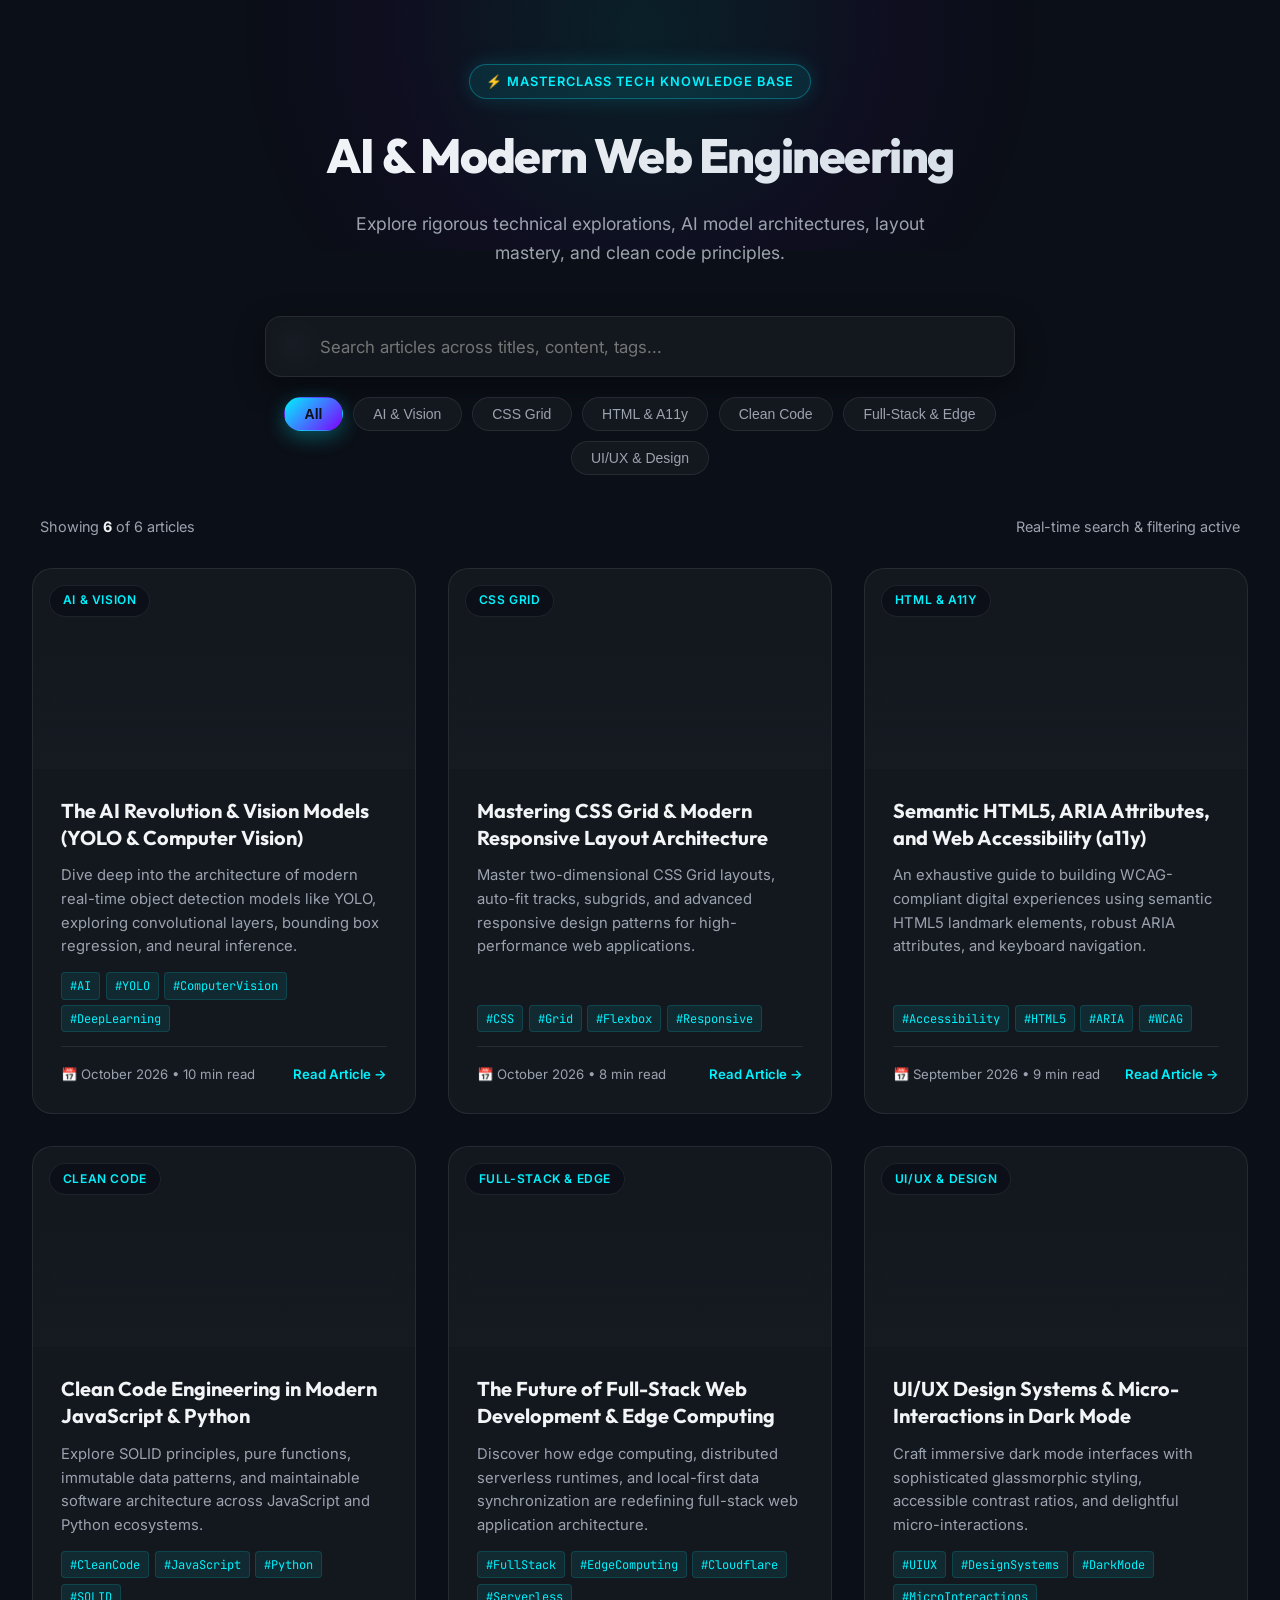
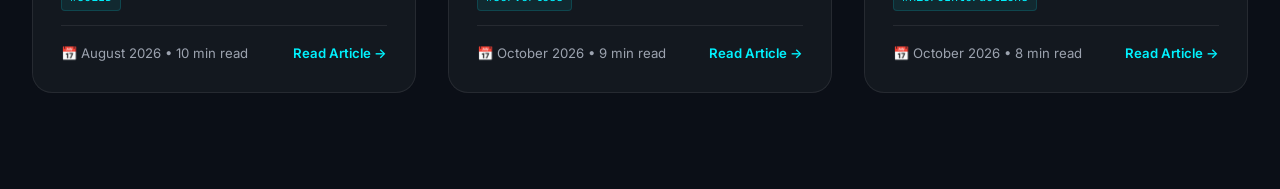
<file: article/ai/index.html>
<!doctype html>
<html lang="en">
  <head>
    <meta charset="UTF-8" />
    <meta name="viewport" content="width=device-width, initial-scale=1.0" />
    <title>Masterclass Technical Knowledge Base & Articles</title>
    <link rel="preconnect" href="https://fonts.googleapis.com" />
    <link rel="preconnect" href="https://fonts.gstatic.com" crossorigin />
    <link
      href="https://fonts.googleapis.com/css2?family=Inter:wght@400;500;600;700&family=Outfit:wght@500;600;700;800&family=JetBrains+Mono:wght@400;500&display=swap"
      rel="stylesheet"
    />
    <style>
      /* ==========================================
           PRINCIPAL ARCHITECT DARK THEME SYSTEM
           ========================================== */
      * {
        margin: 0;
        padding: 0;
        box-sizing: border-box;
      }

      :root {
        --bg-base: #0b0f17;
        --card-bg: rgba(22, 27, 34, 0.85);
        --card-border: rgba(255, 255, 255, 0.08);
        --card-border-hover: rgba(0, 242, 254, 0.45);
        --text-primary: #f3f4f6;
        --text-secondary: #9ca3af;
        --accent-gradient: linear-gradient(135deg, #00f2fe 0%, #7f00ff 100%);
        --accent-glow: rgba(0, 242, 254, 0.25);
        --font-heading: "Outfit", sans-serif;
        --font-body: "Inter", sans-serif;
        --font-mono: "JetBrains Mono", monospace;
      }

      body {
        font-family: var(--font-body);
        background-color: var(--bg-base);
        color: var(--text-primary);
        min-height: 100vh;
        overflow-x: hidden;
        line-height: 1.7;
      }

      /* Ambient Glow Background */
      body::before {
        content: "";
        position: fixed;
        top: -200px;
        left: 50%;
        transform: translateX(-50%);
        width: 900px;
        height: 450px;
        background: radial-gradient(
          circle,
          rgba(0, 242, 254, 0.08) 0%,
          rgba(127, 0, 255, 0.04) 50%,
          transparent 80%
        );
        z-index: 0;
        pointer-events: none;
      }

      .container {
        position: relative;
        z-index: 1;
        max-width: 1280px;
        margin: 0 auto;
        padding: 4rem 2rem 6rem 2rem;
      }

      /* Hero Header */
      .hero {
        text-align: center;
        margin-bottom: 3rem;
      }

      .hero-badge {
        display: inline-flex;
        align-items: center;
        gap: 0.5rem;
        background: rgba(0, 242, 254, 0.1);
        border: 1px solid rgba(0, 242, 254, 0.3);
        color: #00f2fe;
        padding: 0.35rem 1rem;
        border-radius: 50px;
        font-size: 0.8rem;
        font-weight: 600;
        text-transform: uppercase;
        letter-spacing: 0.08em;
        margin-bottom: 1rem;
        box-shadow: 0 0 20px rgba(0, 242, 254, 0.15);
      }

      .hero h1 {
        font-family: var(--font-heading);
        font-size: 3rem;
        font-weight: 800;
        letter-spacing: -0.03em;
        margin-bottom: 0.75rem;
        background: linear-gradient(135deg, #ffffff 0%, #cbd5e1 100%);
        -webkit-background-clip: text;
        -webkit-text-fill-color: transparent;
      }

      .hero p {
        color: var(--text-secondary);
        font-size: 1.1rem;
        max-width: 600px;
        margin: 0 auto;
      }

      /* Search Section */
      .search-section {
        max-width: 750px;
        margin: 0 auto 2.5rem auto;
        display: flex;
        flex-direction: column;
        gap: 1.25rem;
      }

      .search-bar {
        position: relative;
        width: 100%;
      }

      .search-input {
        width: 100%;
        padding: 1.2rem 3rem 1.2rem 3.4rem;
        background: var(--card-bg);
        backdrop-filter: blur(12px);
        -webkit-backdrop-filter: blur(12px);
        border: 1px solid var(--card-border);
        border-radius: 16px;
        font-size: 1.05rem;
        font-family: var(--font-body);
        color: var(--text-primary);
        box-shadow: 0 10px 30px rgba(0, 0, 0, 0.4);
        transition: all 0.3s ease;
      }

      .search-input:focus {
        outline: none;
        border-color: #00f2fe;
        box-shadow:
          0 0 0 4px var(--accent-glow),
          0 15px 35px rgba(0, 0, 0, 0.5);
      }

      .search-icon {
        position: absolute;
        left: 1.25rem;
        top: 50%;
        transform: translateY(-50%);
        font-size: 1.2rem;
        color: var(--text-secondary);
        pointer-events: none;
      }

      /* Filter Pills */
      .filter-container {
        display: flex;
        flex-wrap: wrap;
        gap: 0.65rem;
        justify-content: center;
      }

      .filter-pill {
        background: var(--card-bg);
        backdrop-filter: blur(10px);
        border: 1px solid var(--card-border);
        color: var(--text-secondary);
        padding: 0.5rem 1.2rem;
        border-radius: 50px;
        font-size: 0.875rem;
        font-weight: 500;
        cursor: pointer;
        transition: all 0.25s ease;
      }

      .filter-pill:hover {
        border-color: rgba(255, 255, 255, 0.2);
        color: var(--text-primary);
      }

      .filter-pill.active {
        background: var(--accent-gradient);
        border-color: transparent;
        color: #0b0f17;
        font-weight: 700;
        box-shadow: 0 6px 20px rgba(0, 242, 254, 0.3);
      }

      /* Results Counter */
      .meta-bar {
        display: flex;
        justify-content: space-between;
        align-items: center;
        font-size: 0.9rem;
        color: var(--text-secondary);
        margin-bottom: 1.75rem;
        padding: 0 0.5rem;
      }

      .meta-bar strong {
        color: var(--text-primary);
      }

      /* Article Grid */
      .article-grid {
        display: grid;
        grid-template-columns: repeat(auto-fit, minmax(320px, 1fr));
        gap: 2rem;
      }

      /* Article Card */
      .article-card {
        background: var(--card-bg);
        backdrop-filter: blur(12px);
        -webkit-backdrop-filter: blur(12px);
        border: 1px solid var(--card-border);
        border-radius: 20px;
        overflow: hidden;
        display: flex;
        flex-direction: column;
        cursor: pointer;
        transition: all 0.3s cubic-bezier(0.16, 1, 0.3, 1);
        position: relative;
      }

      .article-card:hover {
        transform: translateY(-6px);
        border-color: var(--card-border-hover);
        box-shadow: 0 20px 40px -10px rgba(0, 242, 254, 0.2);
      }

      .card-img-banner {
        height: 200px;
        background-size: cover;
        background-position: center;
        position: relative;
      }

      .card-img-banner::after {
        content: "";
        position: absolute;
        inset: 0;
        background: linear-gradient(
          to top,
          rgba(22, 27, 34, 0.95) 0%,
          transparent 60%
        );
      }

      .card-category-badge {
        position: absolute;
        top: 1rem;
        left: 1rem;
        z-index: 2;
        background: rgba(11, 15, 23, 0.85);
        backdrop-filter: blur(6px);
        border: 1px solid var(--card-border);
        color: #00f2fe;
        padding: 0.3rem 0.8rem;
        border-radius: 50px;
        font-size: 0.75rem;
        font-weight: 600;
        text-transform: uppercase;
        letter-spacing: 0.05em;
      }

      .card-body {
        padding: 1.75rem;
        display: flex;
        flex-direction: column;
        flex: 1;
        gap: 0.85rem;
      }

      .card-title {
        font-family: var(--font-heading);
        font-size: 1.25rem;
        font-weight: 700;
        color: var(--text-primary);
        line-height: 1.35;
        transition: color 0.2s;
      }

      .article-card:hover .card-title {
        color: #00f2fe;
      }

      .card-excerpt {
        font-size: 0.925rem;
        color: var(--text-secondary);
        line-height: 1.6;
        flex: 1;
      }

      .card-tags {
        display: flex;
        flex-wrap: wrap;
        gap: 0.35rem;
      }

      .tag {
        font-size: 0.75rem;
        font-family: var(--font-mono);
        background: rgba(0, 242, 254, 0.08);
        color: #00f2fe;
        padding: 0.15rem 0.5rem;
        border-radius: 4px;
        border: 1px solid rgba(0, 242, 254, 0.15);
      }

      .card-footer {
        display: flex;
        justify-content: space-between;
        align-items: center;
        padding-top: 1rem;
        border-top: 1px solid var(--card-border);
        font-size: 0.825rem;
        color: var(--text-secondary);
      }

      .read-link {
        font-weight: 600;
        color: #00f2fe;
        display: flex;
        align-items: center;
        gap: 0.25rem;
        transition: gap 0.2s;
      }

      .article-card:hover .read-link {
        gap: 0.5rem;
        color: #7f00ff;
      }

      /* Empty State */
      .empty-state {
        grid-column: 1 / -1;
        background: var(--card-bg);
        border: 1px solid var(--card-border);
        border-radius: 20px;
        padding: 4rem 2rem;
        text-align: center;
        color: var(--text-secondary);
      }

      .empty-state h3 {
        font-family: var(--font-heading);
        font-size: 1.4rem;
        color: var(--text-primary);
        margin-bottom: 0.5rem;
      }

      /* Modal Reader */
      .modal-overlay {
        position: fixed;
        inset: 0;
        background: rgba(7, 9, 14, 0.85);
        backdrop-filter: blur(14px);
        z-index: 1000;
        display: flex;
        justify-content: center;
        align-items: center;
        padding: 2rem;
        opacity: 0;
        pointer-events: none;
        transition: opacity 0.3s ease;
      }

      .modal-overlay.open {
        opacity: 1;
        pointer-events: auto;
      }

      .modal-container {
        background: #121824;
        border: 1px solid rgba(0, 242, 254, 0.35);
        border-radius: 24px;
        width: 100%;
        max-width: 900px;
        max-height: 90vh;
        overflow-y: auto;
        padding: 3rem;
        box-shadow: 0 30px 60px rgba(0, 0, 0, 0.7);
        transform: translateY(20px);
        transition: transform 0.3s cubic-bezier(0.16, 1, 0.3, 1);
        position: relative;
      }

      .modal-overlay.open .modal-container {
        transform: translateY(0);
      }

      .modal-close-btn {
        position: sticky;
        top: 0;
        float: right;
        background: rgba(255, 255, 255, 0.08);
        border: 1px solid var(--card-border);
        color: var(--text-primary);
        width: 40px;
        height: 40px;
        border-radius: 50%;
        font-size: 1.2rem;
        cursor: pointer;
        display: flex;
        align-items: center;
        justify-content: center;
        transition: all 0.2s;
        z-index: 10;
      }

      .modal-close-btn:hover {
        background: var(--accent-gradient);
        border-color: transparent;
        color: #0b0f17;
      }

      .modal-header {
        margin-bottom: 2.25rem;
        padding-bottom: 1.5rem;
        border-bottom: 1px solid var(--card-border);
      }

      .modal-meta {
        display: flex;
        flex-wrap: wrap;
        gap: 1rem;
        align-items: center;
        margin-bottom: 1rem;
        font-size: 0.9rem;
        color: var(--text-secondary);
      }

      .modal-title {
        font-family: var(--font-heading);
        font-size: 2.5rem;
        font-weight: 800;
        color: var(--text-primary);
        line-height: 1.25;
        margin-bottom: 1rem;
      }

      .modal-content {
        font-size: 1.1rem;
        color: #d1d5db;
        line-height: 1.8;
        display: flex;
        flex-direction: column;
        gap: 1.5rem;
      }

      .modal-content h2 {
        font-family: var(--font-heading);
        font-size: 1.75rem;
        color: var(--text-primary);
        margin-top: 1.25rem;
        border-bottom: 1px solid var(--card-border);
        padding-bottom: 0.4rem;
      }

      .modal-content h3 {
        font-family: var(--font-heading);
        font-size: 1.35rem;
        color: var(--text-primary);
        margin-top: 0.75rem;
      }

      .modal-content ul {
        margin: 0.5rem 0 1rem 1.5rem;
        display: flex;
        flex-direction: column;
        gap: 0.5rem;
        color: #cbd5e1;
      }

      .modal-content blockquote {
        border-left: 4px solid #00f2fe;
        padding: 1rem 1.5rem;
        background: rgba(0, 242, 254, 0.06);
        border-radius: 0 12px 12px 0;
        font-style: italic;
        color: #f3f4f6;
      }

      .modal-content pre {
        background: #07090f;
        border: 1px solid var(--card-border);
        padding: 1.25rem;
        border-radius: 12px;
        font-family: var(--font-mono);
        font-size: 0.9rem;
        color: #00f2fe;
        overflow-x: auto;
      }

      @media (max-width: 768px) {
        .hero h1 {
          font-size: 2.2rem;
        }
        .modal-container {
          padding: 1.5rem;
        }
        .modal-title {
          font-size: 1.75rem;
        }
      }
    </style>
  </head>
  <body>
    <div class="container">
      <!-- Hero Header -->
      <header class="hero">
        <div class="hero-badge">⚡ Masterclass Tech Knowledge Base</div>
        <h1>AI & Modern Web Engineering</h1>
        <p>
          Explore rigorous technical explorations, AI model architectures,
          layout mastery, and clean code principles.
        </p>
      </header>

      <!-- Search & Filter Section -->
      <div class="search-section">
        <div class="search-bar">
          <span class="search-icon">🔍</span>
          <input
            type="text"
            id="search-input"
            class="search-input"
            placeholder="Search articles across titles, content, tags..."
            autocomplete="off"
          />
        </div>

        <div class="filter-container" id="filter-container">
          <button class="filter-pill active" data-category="All">All</button>
          <button class="filter-pill" data-category="AI & Vision">
            AI & Vision
          </button>
          <button class="filter-pill" data-category="CSS Grid">CSS Grid</button>
          <button class="filter-pill" data-category="HTML & A11y">
            HTML & A11y
          </button>
          <button class="filter-pill" data-category="Clean Code">
            Clean Code
          </button>
          <button class="filter-pill" data-category="Full-Stack & Edge">
            Full-Stack & Edge
          </button>
          <button class="filter-pill" data-category="UI/UX & Design">
            UI/UX & Design
          </button>
        </div>
      </div>

      <!-- Meta Bar -->
      <div class="meta-bar">
        <span id="results-count">Showing <strong>6</strong> articles</span>
        <span>Real-time search & filtering active</span>
      </div>

      <!-- Article Grid -->
      <div class="article-grid" id="article-grid">
        <!-- Dynamically populated -->
      </div>
    </div>

    <!-- Reader Modal -->
    <div class="modal-overlay" id="modal-overlay">
      <div class="modal-container">
        <button class="modal-close-btn" id="modal-close-btn">&times;</button>
        <div id="modal-inner-content">
          <!-- Dynamically populated -->
        </div>
      </div>
    </div>

    <script>
      // 100% Syntax-Safe Vanilla JavaScript Architecture
      document.addEventListener("DOMContentLoaded", function () {
        // Article Database Array
        const articles = [
          {
            id: 1,
            title: "The AI Revolution & Vision Models (YOLO & Computer Vision)",
            category: "AI & Vision",
            author: "Dr. Alexander Vance",
            readTime: "10 min read",
            date: "October 2026",
            tags: ["AI", "YOLO", "ComputerVision", "DeepLearning"],
            banner:
              "https://images.unsplash.com/photo-1677442136019-21780efad99a?auto=format&fit=crop&w=900&q=80",
            excerpt:
              "Dive deep into the architecture of modern real-time object detection models like YOLO, exploring convolutional layers, bounding box regression, and neural inference.",
            fullContent:
              '\
                        <h2>The Dawn of Computer Vision & Deep Learning</h2>\
                        <p>Computer vision has undergone a monumental paradigm shift over the past decade, moving from rigid handcrafted feature extractors like SIFT and HOG to autonomous neural architectures. Modern vision systems achieve superhuman accuracy in object recognition, semantic segmentation, and real-time tracking across diverse industries.</p>\
                        <p>The core catalyst for this transformation is the Convolutional Neural Network (CNN). By stacking localized filter operations, networks autonomously extract hierarchical features—ranging from low-level edges in early convolutional blocks to complex semantic representations in deep latent spaces.</p>\
                        <img src="https://images.unsplash.com/photo-1555255707-c07966088b7b?auto=format&fit=crop&w=1200&q=80" alt="Artificial Intelligence Neural Network" style="width:100%; border-radius:12px; margin: 1.5rem 0;">\
                        <h2>The Architecture of YOLO</h2>\
                        <p>While regional proposal networks achieved high detection accuracy in early deep learning milestones, their multi-stage processing pipelines were notoriously slow for real-time video feeds. Enter YOLO (You Only Look Once), which reframed object detection as a single regression problem directly mapping image pixels to bounding box coordinates and class probabilities.</p>\
                        <p>By processing the entire image in a single forward pass, YOLO eliminates the need for separate proposal generation steps, achieving blazing inference speeds without sacrificing localization precision.</p>\
                        <h3>Key Architectural Innovations in Modern YOLO</h3>\
                        <ul>\
                            <li><strong>Single Forward Pass Regression:</strong> Divides the input image into an S×S grid where each grid cell predicts bounding boxes and confidence scores simultaneously.</li>\
                            <li><strong>Unified Multi-Task Loss Functions:</strong> Combines classification loss, localization error, and confidence penalties into a single differentiable optimization objective.</li>\
                            <li><strong>Anchor-Free Detection Heads:</strong> Modern iterations eliminate predefined anchor boxes in favor of direct point-based object center regression.</li>\
                        </ul>\
                        <p>Training state-of-the-art vision models requires rigorous data augmentation, mixed-precision floating-point arithmetic, and extensive hyperparameter tuning across distributed GPU clusters.</p>\
                        <pre>import torch\nimport torch.nn as nn\n\nclass YOLOHead(nn.Module):\n    def __init__(self, in_channels, num_classes):\n        super().__init__()\n        self.conv = nn.Conv2d(in_channels, num_classes + 5, kernel_size=1)\n    def forward(self, x):\n        return self.conv(x)</pre>\
                        <p>As edge AI accelerators and quantized transformer backbones continue to advance, real-time computer vision is becoming ubiquitous in autonomous robotics, medical diagnostics, and smart infrastructure.</p>\
                        <blockquote>"YOLO revolutionized computer vision by proving that high inference speed and state-of-the-art accuracy are not mutually exclusive engineering goals."</blockquote>\
                    ',
          },
          {
            id: 2,
            title: "Mastering CSS Grid & Modern Responsive Layout Architecture",
            category: "CSS Grid",
            author: "Elena Rostova",
            readTime: "8 min read",
            date: "October 2026",
            tags: ["CSS", "Grid", "Flexbox", "Responsive"],
            banner:
              "https://images.unsplash.com/photo-1507238691740-187a5b1d37b8?auto=format&fit=crop&w=900&q=80",
            excerpt:
              "Master two-dimensional CSS Grid layouts, auto-fit tracks, subgrids, and advanced responsive design patterns for high-performance web applications.",
            fullContent:
              '\
                        <h2>Introduction to Modern Layout Systems</h2>\
                        <p>For decades, web developers relied on fragile layout techniques involving floats, clearing hacks, and absolute positioning. The advent of Flexbox and CSS Grid revolutionized frontend engineering, providing robust, native layout engines designed specifically for the modern multi-device web ecosystem.</p>\
                        <p>Understanding when to use Flexbox versus CSS Grid is the hallmark of an expert frontend architect. While Flexbox excels at distributing space along a single axis (either row or column), CSS Grid provides powerful two-dimensional control over both rows and columns simultaneously.</p>\
                        <img src="https://images.unsplash.com/photo-1581291518857-4e27b48ff24e?auto=format&fit=crop&w=1200&q=80" alt="Web Layout Design Systems" style="width:100%; border-radius:12px; margin: 1.5rem 0;">\
                        <h2>Advanced Grid Techniques & Responsive Tracks</h2>\
                        <p>CSS Grid enables developers to define complex structural layouts with minimal declarative CSS. By leveraging fractional units (`fr`), auto-fit repetition, and explicit track sizing, interfaces adapt fluidly to any viewport dimension without relying on heavy JavaScript resize listeners.</p>\
                        <p>Furthermore, CSS Subgrid allows nested child elements to align directly with their parent grid tracks, ensuring pristine visual rhythm across deeply nested component hierarchies.</p>\
                        <h3>Key Layout Principles & Best Practices</h3>\
                        <ul>\
                            <li><strong>Macro vs Micro Layouts:</strong> Use CSS Grid for overall page architecture and section placement; reserve Flexbox for alignment within smaller component internals.</li>\
                            <li><strong>Dynamic Track Sizing:</strong> Combine `minmax()` with `auto-fit` to create self-reflowing card grids without media query breakpoints.</li>\
                            <li><strong>Gap Management:</strong> Utilize native `gap` properties to maintain consistent spacing gutters across all screen sizes.</li>\
                        </ul>\
                        <p>Writing resilient CSS also involves embracing logical properties (`inline-size`, `block-size`) to ensure seamless multilingual support for RTL (Right-to-Left) reading layouts.</p>\
                        <pre>.master-grid {\n    display: grid;\n    grid-template-columns: repeat(auto-fit, minmax(320px, 1fr));\n    gap: 2rem;\n    align-content: start;\n}</pre>\
                        <p>Mastering these layout engines empowers engineering teams to build accessible, fluid, and lightning-fast user interfaces that delight users on every device.</p>\
                        <blockquote>"Combining CSS Grid for macro-layout structure with Flexbox for micro-component alignment creates an unstoppable layout toolkit for modern web developers."</blockquote>\
                    ',
          },
          {
            id: 3,
            title:
              "Semantic HTML5, ARIA Attributes, and Web Accessibility (a11y)",
            category: "HTML & A11y",
            author: "Marcus Chen",
            readTime: "9 min read",
            date: "September 2026",
            tags: ["Accessibility", "HTML5", "ARIA", "WCAG"],
            banner:
              "https://images.unsplash.com/photo-1573164713988-8665fc963095?auto=format&fit=crop&w=900&q=80",
            excerpt:
              "An exhaustive guide to building WCAG-compliant digital experiences using semantic HTML5 landmark elements, robust ARIA attributes, and keyboard navigation.",
            fullContent:
              '\
                        <h2>The Imperative of Web Accessibility</h2>\
                        <p>The web is fundamentally designed to be inclusive and universally accessible. Web Accessibility (commonly abbreviated as a11y) ensures that individuals with visual, auditory, motor, or cognitive disabilities can perceive, understand, navigate, and interact with web applications effectively.</p>\
                        <p>Achieving WCAG (Web Content Accessibility Guidelines) compliance is not an optional afterthought or compliance checkbox; it is a core engineering standard that elevates code quality, SEO performance, and usability for all human beings.</p>\
                        <img src="https://images.unsplash.com/photo-1531482615713-2afd69097998?auto=format&fit=crop&w=1200&q=80" alt="Web Accessibility and Inclusion" style="width:100%; border-radius:12px; margin: 1.5rem 0;">\
                        <h2>Semantic HTML5 as the Indispensable Foundation</h2>\
                        <p>Assistive technologies, such as screen readers and switch devices, rely heavily on native HTML semantics to construct an accurate accessibility tree. Using correct tags provides built-in keyboard navigation, focus management, and structural context.</p>\
                        <p>Relying on generic `&lt;div&gt;` or `&lt;span&gt;` elements for interactive UI components forces developers to manually reinvent native browser behaviors, frequently introducing accessibility bugs and fragile custom scripts.</p>\
                        <h3>Essential Accessibility Standards</h3>\
                        <ul>\
                            <li><strong>Landmark Elements:</strong> Always structure pages using semantic landmarks including `&lt;header&gt;`, `&lt;nav&gt;`, `&lt;main&gt;`, `&lt;aside&gt;`, and `&lt;footer&gt;`.</li>\
                            <li><strong>Heading Hierarchy:</strong> Maintain a strict sequential heading order (`&lt;h1&gt;` through `&lt;h6&gt;`) without skipping heading levels.</li>\
                            <li><strong>ARIA Attributes:</strong> Use ARIA roles and states (`aria-expanded`, `aria-live`, `aria-label`) only when native semantic elements are insufficient.</li>\
                        </ul>\
                        <p>Keyboard accessibility is paramount: all interactive elements must be reachable via the `Tab` key, exhibit clear visual focus rings, and support activation via `Enter` and `Space` keys.</p>\
                        <pre>&lt;nav aria-label="Main Navigation"&gt;\n    &lt;ul role="menubar"&gt;\n        &lt;li role="none"&gt;&lt;a href="#home" role="menuitem"&gt;Home&lt;/a&gt;&lt;/li&gt;\n    &lt;ul&gt;\n&lt;/nav&gt;</pre>\
                        <p>By embedding accessibility audits directly into automated CI/CD testing pipelines, engineering teams can catch regressions early and foster an inclusive digital culture.</p>\
                        <blockquote>"Building accessible software expands your product\'s global reach and embodies the finest traditions of thoughtful, empathetic engineering."</blockquote>\
                    ',
          },
          {
            id: 4,
            title: "Clean Code Engineering in Modern JavaScript & Python",
            category: "Clean Code",
            author: "Sarah Jenkins",
            readTime: "10 min read",
            date: "August 2026",
            tags: ["CleanCode", "JavaScript", "Python", "SOLID"],
            banner:
              "https://images.unsplash.com/photo-1555066931-4365d14bab8c?auto=format&fit=crop&w=900&q=80",
            excerpt:
              "Explore SOLID principles, pure functions, immutable data patterns, and maintainable software architecture across JavaScript and Python ecosystems.",
            fullContent:
              '\
                        <h2>The Philosophy of Maintainable Software</h2>\
                        <p>Programs are read far more often than they are initially written. As software systems scale in complexity and team size, maintaining clean, readable, and modular codebases becomes the single greatest determinant of long-term engineering success and velocity.</p>\
                        <p>Clean code is self-documenting, adheres to established design patterns, and follows the fundamental software engineering tenets: DRY (Don\'t Repeat Yourself), KISS (Keep It Simple, Stupid), and YAGNI (You Aren\'t Gonna Need It).</p>\
                        <img src="https://images.unsplash.com/photo-1542838132-92c53300491e?auto=format&fit=crop&w=1200&q=80" alt="Clean Code Programming" style="width:100%; border-radius:12px; margin: 1.5rem 0;">\
                        <h2>Applying SOLID Principles in Dynamic Languages</h2>\
                        <p>While SOLID principles originated in statically typed object-oriented languages, their core philosophies apply universally to JavaScript and Python. Embracing single responsibility and modular dependency injection prevents tight coupling.</p>\
                        <p>Functions should be small, do one thing well, and avoid mutating external state. Pure functions make unit testing trivial and eliminate unpredictable side effects across asynchronous execution flows.</p>\
                        <h3>Key Clean Code Practices</h3>\
                        <ul>\
                            <li><strong>Single Responsibility Principle:</strong> A function, class, or module should have one, and only one, reason to change.</li>\
                            <li><strong>Meaningful Naming:</strong> Use descriptive, intention-revealing variable and function names rather than cryptic abbreviations.</li>\
                            <li><strong>Defensive Error Handling:</strong> Validate inputs early, throw explicit descriptive errors, and avoid silent failures.</li>\
                        </ul>\
                        <p>Code reviews, automated linters (`ESLint`, `Ruff`), and strict type checking (`TypeScript`, Python type hints) act as guardrails maintaining high codebase standards.</p>\
                        <pre>const calculateOrderTotal = (items, taxRate) => {\n    const subtotal = items.reduce((sum, item) => sum + item.price, 0);\n    return Number((subtotal * (1 + taxRate)).toFixed(2));\n};</pre>\
                        <p>Cultivating craftsmanship in daily coding habits transforms software engineering from a tedious chore into an elegant, scalable art form.</p>\
                        <blockquote>"Any fool can write code that a computer can understand. Good programmers write code that humans can understand." — Martin Fowler</blockquote>\
                    ',
          },
          {
            id: 5,
            title: "The Future of Full-Stack Web Development & Edge Computing",
            category: "Full-Stack & Edge",
            author: "David K. Vance",
            readTime: "9 min read",
            date: "October 2026",
            tags: ["FullStack", "EdgeComputing", "Cloudflare", "Serverless"],
            banner:
              "https://images.unsplash.com/photo-1451187580459-43490279c0fa?auto=format&fit=crop&w=900&q=80",
            excerpt:
              "Discover how edge computing, distributed serverless runtimes, and local-first data synchronization are redefining full-stack web application architecture.",
            fullContent:
              '\
                        <h2>The Paradigm Shift to Distributed Edge Computing</h2>\
                        <p>For decades, full-stack web applications relied on centralized origin servers housed in specific geographic data centers. While effective, this model introduced network latency for users located thousands of miles away from the host server.</p>\
                        <p>Edge computing shatters this centralization constraint by deploying serverless compute runtimes to hundreds of data center locations globally, executing backend logic mere milliseconds away from the end user\'s browser.</p>\
                        <img src="https://images.unsplash.com/photo-1518770660439-4636190af475?auto=format&fit=crop&w=1200&q=80" alt="Edge Computing and Cloud Architecture" style="width:100%; border-radius:12px; margin: 1.5rem 0;">\
                        <h2>Local-First Software & Data Synchronization</h2>\
                        <p>Coupled with edge runtimes, the local-first software movement prioritizes client-side data storage backed by Conflict-free Replicated Data Types (CRDTs). Users can interact with applications instantly offline, with background synchronization reconciling changes seamlessly across devices.</p>\
                        <p>This architecture eliminates loading spinners, provides buttery-smooth user experiences, and ensures applications remain fully functional even during intermittent network outages.</p>\
                        <h3>Core Pillars of Modern Full-Stack Architecture</h3>\
                        <ul>\
                            <li><strong>Edge Middleware:</strong> Execute authentication, A/B testing, and geo-routing at CDN edge nodes before reaching origin databases.</li>\
                            <li><strong>Distributed SQL Databases:</strong> Utilize globally replicated databases with strong consistency guarantees across multiple regions.</li>\
                            <li><strong>Serverless Functions:</strong> Scale compute resources dynamically from zero to millions of requests without manual infrastructure provisioning.</li>\
                        </ul>\
                        <p>Building full-stack systems at the edge requires rethinking traditional caching layers, environment secrets management, and database connection pooling.</p>\
                        <pre>addEventListener(\'fetch\', event => {\n    event.respondWith(handleRequest(event.request));\n});\n\nasync function handleRequest(request) {\n    return new Response(\'Hello from the Edge!\', { status: 200 });\n}</pre>\
                        <p>As developer tooling matures, edge-native full-stack development will become the default standard for high-performance, globally resilient web applications.</p>\
                        <blockquote>"Computing is no longer tied to a single server rack; it lives everywhere simultaneously at the edge of the network."</blockquote>\
                    ',
          },
          {
            id: 6,
            title: "UI/UX Design Systems & Micro-Interactions in Dark Mode",
            category: "UI/UX & Design",
            author: "Chloe St. Laurent",
            readTime: "8 min read",
            date: "October 2026",
            tags: ["UIUX", "DesignSystems", "DarkMode", "MicroInteractions"],
            banner:
              "https://images.unsplash.com/photo-1507238691740-187a5b1d37b8?auto=format&fit=crop&w=900&q=80",
            excerpt:
              "Craft immersive dark mode interfaces with sophisticated glassmorphic styling, accessible contrast ratios, and delightful micro-interactions.",
            fullContent:
              '\
                        <h2>The Art and Science of Dark Mode Design</h2>\
                        <p>Dark mode has transitioned from a niche developer preference into an essential UX standard across modern operating systems and enterprise applications. Designing effective dark interfaces requires more than simply inverting colors from black to white.</p>\
                        <p>A sophisticated dark theme relies on nuanced tonal layering, precise luminance hierarchies, and vibrant accent glows to create depth and spatial awareness without causing eye strain in low-light environments.</p>\
                        <img src="https://images.unsplash.com/photo-1618005182384-a83a8bd57fbe?auto=format&fit=crop&w=1200&q=80" alt="UI/UX Dark Mode Design Systems" style="width:100%; border-radius:12px; margin: 1.5rem 0;">\
                        <h2>Glassmorphic Styling & Elevation Layers</h2>\
                        <p>Glassmorphic design combines frosted backdrop filters (`backdrop-filter: blur`), semi-transparent background fills, and subtle border highlights to create translucent UI cards that float effortlessly above ambient background glows.</p>\
                        <p>Elevation is communicated through subtle lightness variations: elements closest to the user feature lighter surface tints and softer drop shadows, mirroring real-world lighting physics.</p>\
                        <h3>Key Principles of Immersive UI Design</h3>\
                        <ul>\
                            <li><strong>Tonal Elevation:</strong> Never use pure #000000 black everywhere; use layered dark slate tones (#0b0f17, #121824, #1e293b) to establish depth.</li>\
                            <li><strong>Accessible Contrast:</strong> Ensure text elements achieve WCAG AAA contrast ratios against dark backgrounds to maintain readability.</li>\
                            <li><strong>Delightful Micro-Interactions:</strong> Use subtle scale transforms, smooth easing curves, and color transitions for button hovers and modal openings.</li>\
                        </ul>\
                        <p>Micro-interactions provide immediate visual feedback to user actions, transforming static interfaces into responsive, living digital products.</p>\
                        <pre>.glass-card {\n    background: rgba(22, 27, 34, 0.85);\n    backdrop-filter: blur(12px);\n    border: 1px solid rgba(255, 255, 255, 0.08);\n    transition: transform 0.3s cubic-bezier(0.16, 1, 0.3, 1);\n}</pre>\
                        <p>When design systems and engineering codebases share a unified token vocabulary, teams can ship cohesive, beautiful, and accessible user experiences at scale.</p>\
                        <blockquote>"Design is not just what it looks like and feels like. Design is how it works, responds, and connects with the human user."</blockquote>\
                    ',
          },
        ];

        // DOM Elements
        const gridEl = document.getElementById("article-grid");
        const searchInput = document.getElementById("search-input");
        const filterContainer = document.getElementById("filter-container");
        const resultsCount = document.getElementById("results-count");
        const modalOverlay = document.getElementById("modal-overlay");
        const modalCloseBtn = document.getElementById("modal-close-btn");
        const modalInnerContent = document.getElementById(
          "modal-inner-content",
        );

        let currentCategory = "All";
        let currentQuery = "";

        // Render Articles Function
        function renderArticles() {
          if (!gridEl) return;
          const query = (currentQuery || "").toLowerCase().trim();

          const filtered = articles.filter((article) => {
            const matchesCategory =
              currentCategory === "All" || article.category === currentCategory;
            if (!matchesCategory) return false;
            if (!query) return true;

            const haystack = (
              article.title +
              " " +
              article.excerpt +
              " " +
              article.fullContent +
              " " +
              article.category +
              " " +
              article.tags.join(" ")
            ).toLowerCase();

            return haystack.includes(query);
          });

          if (resultsCount) {
            resultsCount.innerHTML =
              "Showing <strong>" +
              filtered.length +
              "</strong> of " +
              articles.length +
              " articles";
          }

          if (filtered.length === 0) {
            gridEl.innerHTML =
              '\
                        <div class="empty-state">\
                            <h3>No matching articles found</h3>\
                            <p>Try searching for terms like "YOLO", "Grid", "ARIA", "Edge", or "JavaScript".</p>\
                        </div>\
                    ';
            return;
          }

          let htmlOutput = "";
          filtered.forEach(function (article, index) {
            htmlOutput +=
              '\
                        <article class="article-card" data-id="' +
              article.id +
              '" style="animation: fadeIn 0.4s ease-out ' +
              index * 0.05 +
              's;">\
                            <div class="card-img-banner" style="background-image: url(\'' +
              article.banner +
              '\')">\
                                <span class="card-category-badge">' +
              article.category +
              '</span>\
                            </div>\
                            <div class="card-body">\
                                <h3 class="card-title">' +
              article.title +
              '</h3>\
                                <p class="card-excerpt">' +
              article.excerpt +
              '</p>\
                                <div class="card-tags">\
                                    ' +
              article.tags
                .map((tag) => '<span class="tag">#' + tag + "</span>")
                .join("") +
              '\
                                </div>\
                                <div class="card-footer">\
                                    <span>📅 ' +
              article.date +
              " &bull; " +
              article.readTime +
              '</span>\
                                    <span class="read-link">Read Article &rarr;</span>\
                                </div>\
                            </div>\
                        </article>\
                    ';
          });

          gridEl.innerHTML = htmlOutput;

          // Attach Click Listeners to Cards
          const cards = gridEl.querySelectorAll(".article-card");
          cards.forEach(function (card) {
            card.addEventListener("click", function () {
              const id = Number(card.getAttribute("data-id"));
              const found = articles.find((a) => a.id === id);
              if (found) {
                openModal(found);
              }
            });
          });
        }

        // Open Modal
        function openModal(article) {
          if (!modalOverlay || !modalInnerContent) return;
          modalInnerContent.innerHTML =
            '\
                    <div class="modal-header">\
                        <div class="modal-meta">\
                            <span class="card-category-badge" style="position:static;">' +
            article.category +
            "</span>\
                            <span>📅 " +
            article.date +
            "</span>\
                            <span>⏱️ " +
            article.readTime +
            "</span>\
                            <span>👤 " +
            article.author +
            '</span>\
                        </div>\
                        <h2 class="modal-title">' +
            article.title +
            '</h2>\
                        <div class="card-tags">\
                            ' +
            article.tags
              .map((tag) => '<span class="tag">#' + tag + "</span>")
              .join("") +
            '\
                        </div>\
                    </div>\
                    <div class="modal-content">\
                        ' +
            article.fullContent +
            "\
                    </div>\
                ";
          modalOverlay.classList.add("open");
          document.body.style.overflow = "hidden";
        }

        // Close Modal
        function closeModal() {
          if (!modalOverlay) return;
          modalOverlay.classList.remove("open");
          document.body.style.overflow = "auto";
        }

        // Event Listeners for Search & Filters
        if (searchInput) {
          searchInput.addEventListener("input", function (e) {
            currentQuery = e.target.value;
            renderArticles();
          });
        }

        if (filterContainer) {
          filterContainer.addEventListener("click", function (e) {
            const pill = e.target.closest(".filter-pill");
            if (pill) {
              const pills = filterContainer.querySelectorAll(".filter-pill");
              pills.forEach((p) => p.classList.remove("active"));
              pill.classList.add("active");
              currentCategory = pill.getAttribute("data-category") || "All";
              renderArticles();
            }
          });
        }

        if (modalCloseBtn) {
          modalCloseBtn.addEventListener("click", closeModal);
        }

        if (modalOverlay) {
          modalOverlay.addEventListener("click", function (e) {
            if (e.target === modalOverlay) {
              closeModal();
            }
          });
        }

        document.addEventListener("keydown", function (e) {
          if (e.key === "Escape") {
            closeModal();
          }
        });

        // Initial Execution
        renderArticles();
      });
    </script>
  </body>
</html>
</file>
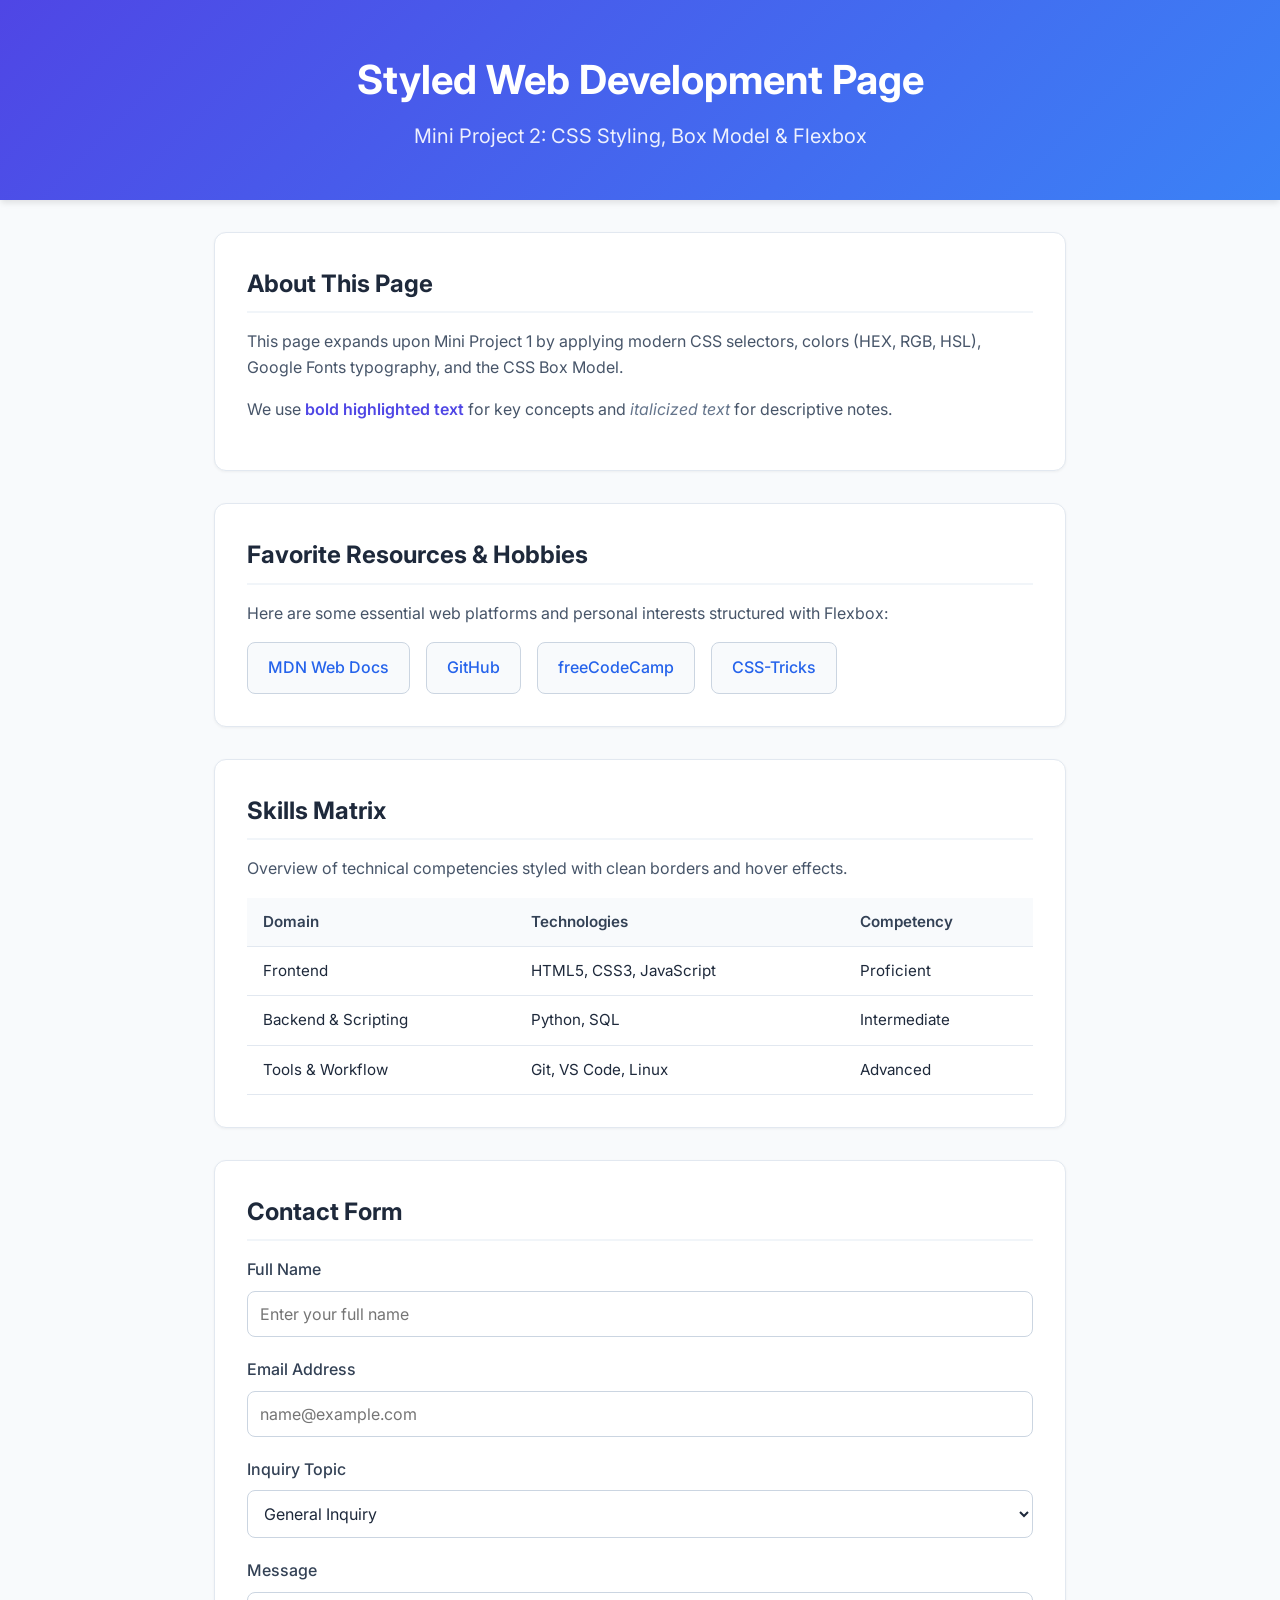
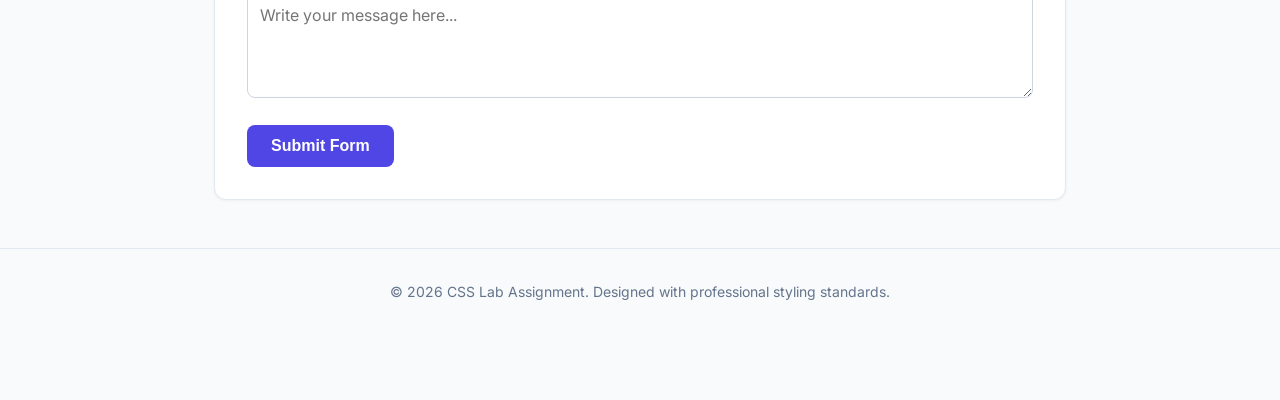
<file: css/introduction/index.html>
<!DOCTYPE html>
<html lang="en">
<head>
    <meta charset="UTF-8">
    <meta name="viewport" content="width=device-width, initial-scale=1.0">
    <title>CSS Introduction - Styled Hobbies & Profile</title>
    <link rel="preconnect" href="https://fonts.googleapis.com">
    <link rel="preconnect" href="https://fonts.gstatic.com" crossorigin>
    <link href="https://fonts.googleapis.com/css2?family=Inter:wght@400;500;600;700&display=swap" rel="stylesheet">
    <link rel="stylesheet" href="style.css">
</head>
<body>
    <header id="main-header">
        <h1>Styled Web Development Page</h1>
        <h2>Mini Project 2: CSS Styling, Box Model & Flexbox</h2>
    </header>

    <main class="container">
        <!-- About Section -->
        <section class="card">
            <h3>About This Page</h3>
            <p>This page expands upon Mini Project 1 by applying modern CSS selectors, colors (HEX, RGB, HSL), Google Fonts typography, and the CSS Box Model.</p>
            <p>We use <span class="highlight-bold">bold highlighted text</span> for key concepts and <span class="highlight-italic">italicized text</span> for descriptive notes.</p>
        </section>

        <!-- Favorite Links & Hobbies -->
        <section class="card">
            <h3>Favorite Resources & Hobbies</h3>
            <p>Here are some essential web platforms and personal interests structured with Flexbox:</p>
            <ul class="flex-list">
                <li><a href="https://developer.mozilla.org" target="_blank">MDN Web Docs</a></li>
                <li><a href="https://github.com" target="_blank">GitHub</a></li>
                <li><a href="https://www.freecodecamp.org" target="_blank">freeCodeCamp</a></li>
                <li><a href="https://css-tricks.com" target="_blank">CSS-Tricks</a></li>
            </ul>
        </section>

        <!-- Table Section -->
        <section class="card">
            <h3>Skills Matrix</h3>
            <p>Overview of technical competencies styled with clean borders and hover effects.</p>
            <table class="styled-table">
                <thead>
                    <tr>
                        <th>Domain</th>
                        <th>Technologies</th>
                        <th>Competency</th>
                    </tr>
                </thead>
                <tbody>
                    <tr>
                        <td>Frontend</td>
                        <td>HTML5, CSS3, JavaScript</td>
                        <td>Proficient</td>
                    </tr>
                    <tr>
                        <td>Backend & Scripting</td>
                        <td>Python, SQL</td>
                        <td>Intermediate</td>
                    </tr>
                    <tr>
                        <td>Tools & Workflow</td>
                        <td>Git, VS Code, Linux</td>
                        <td>Advanced</td>
                    </tr>
                </tbody>
            </table>
        </section>

        <!-- Contact Form Section -->
        <section class="card">
            <h3>Contact Form</h3>
            <form action="#" method="POST">
                <div class="form-group">
                    <label for="name">Full Name</label>
                    <input type="text" id="name" name="name" required placeholder="Enter your full name">
                </div>
                <div class="form-group">
                    <label for="email">Email Address</label>
                    <input type="email" id="email" name="email" required placeholder="name@example.com">
                </div>
                <div class="form-group">
                    <label for="topic">Inquiry Topic</label>
                    <select id="topic" name="topic">
                        <option value="general">General Inquiry</option>
                        <option value="css">CSS Styling & Layout</option>
                        <option value="collab">Project Collaboration</option>
                    </select>
                </div>
                <div class="form-group">
                    <label for="message">Message</label>
                    <textarea id="message" name="message" rows="4" placeholder="Write your message here..."></textarea>
                </div>
                <button type="submit" class="btn-submit">Submit Form</button>
            </form>
        </section>
    </main>

    <footer id="main-footer">
        <p>&copy; 2026 CSS Lab Assignment. Designed with professional styling standards.</p>
    </footer>
</body>
</html>
</file>
<file: css/introduction/style.css>
/* Universal Selector & Reset */
* {
    margin: 0;
    padding: 0;
    box-sizing: border-box;
}

/* Element Selectors & Google Fonts */
body {
    font-family: 'Inter', system-ui, -apple-system, sans-serif;
    background-color: hsl(210, 40%, 98%);
    color: rgb(30, 41, 59);
    line-height: 1.6;
    padding-bottom: 4rem;
}

/* ID Selector for Header */
#main-header {
    background: linear-gradient(135deg, #4f46e5 0%, #3b82f6 100%);
    color: #ffffff;
    padding: 3rem 2rem;
    text-align: center;
    box-shadow: 0 4px 6px -1px rgba(0, 0, 0, 0.1);
    position: relative;
}

#main-header h1 {
    font-size: 2.5rem;
    font-weight: 700;
    margin-bottom: 0.5rem;
}

#main-header h2 {
    font-size: 1.25rem;
    font-weight: 400;
    color: rgba(255, 255, 255, 0.9);
}

/* Class Selectors & Box Model */
.container {
    max-width: 900px;
    margin: 2rem auto;
    padding: 0 1.5rem;
}

.card {
    background-color: #ffffff;
    border: 1px solid #e2e8f0;
    border-radius: 12px;
    padding: 2rem;
    margin-bottom: 2rem;
    box-shadow: 0 1px 3px 0 rgba(0, 0, 0, 0.05);
    position: relative;
    transition: transform 0.2s ease, box-shadow 0.2s ease;
}

.card:hover {
    transform: translateY(-2px);
    box-shadow: 0 10px 15px -3px rgba(0, 0, 0, 0.08);
}

.card h3 {
    font-size: 1.5rem;
    color: #1e293b;
    margin-bottom: 1rem;
    border-bottom: 2px solid #f1f5f9;
    padding-bottom: 0.5rem;
}

.card p {
    margin-bottom: 1rem;
    color: #475569;
}

/* Typography styles */
.highlight-bold {
    font-weight: 600;
    color: #4f46e5;
}

.highlight-italic {
    font-style: italic;
    color: #64748b;
}

/* Flexbox Layout for Links / Lists */
.flex-list {
    display: flex;
    flex-wrap: wrap;
    gap: 1rem;
    list-style: none;
    margin-top: 1rem;
}

.flex-list li {
    background-color: #f8fafc;
    border: 1px solid #cbd5e1;
    border-radius: 8px;
    padding: 0.75rem 1.25rem;
    display: inline-block;
}

.flex-list a {
    text-decoration: none;
    color: #2563eb;
    font-weight: 500;
}

.flex-list a:hover {
    text-decoration: underline;
}

/* Styled Table */
.styled-table {
    width: 100%;
    border-collapse: collapse;
    margin-top: 1rem;
    font-size: 0.95rem;
    text-align: left;
}

.styled-table th,
.styled-table td {
    padding: 0.75rem 1rem;
    border-bottom: 1px solid #e2e8f0;
}

.styled-table th {
    background-color: #f8fafc;
    color: #334155;
    font-weight: 600;
}

.styled-table tr:hover {
    background-color: #f1f5f9;
}

/* Form Styling */
.form-group {
    margin-bottom: 1.25rem;
}

.form-group label {
    display: block;
    font-weight: 500;
    margin-bottom: 0.5rem;
    color: #334155;
}

.form-group input,
.form-group select,
.form-group textarea {
    width: 100%;
    padding: 0.75rem;
    border: 1px solid #cbd5e1;
    border-radius: 8px;
    font-size: 1rem;
    font-family: inherit;
    background-color: #ffffff;
    color: #1e293b;
}

.form-group input:focus,
.form-group select:focus,
.form-group textarea:focus {
    outline: none;
    border-color: #4f46e5;
    box-shadow: 0 0 0 3px rgba(79, 70, 229, 0.15);
}

.btn-submit {
    background-color: #4f46e5;
    color: #ffffff;
    border: none;
    border-radius: 8px;
    padding: 0.75rem 1.5rem;
    font-size: 1rem;
    font-weight: 600;
    cursor: pointer;
    transition: background-color 0.2s;
}

.btn-submit:hover {
    background-color: #4338ca;
}

/* Footer */
#main-footer {
    text-align: center;
    padding: 2rem;
    color: #64748b;
    font-size: 0.875rem;
    border-top: 1px solid #e2e8f0;
    margin-top: 3rem;
}
</file>
